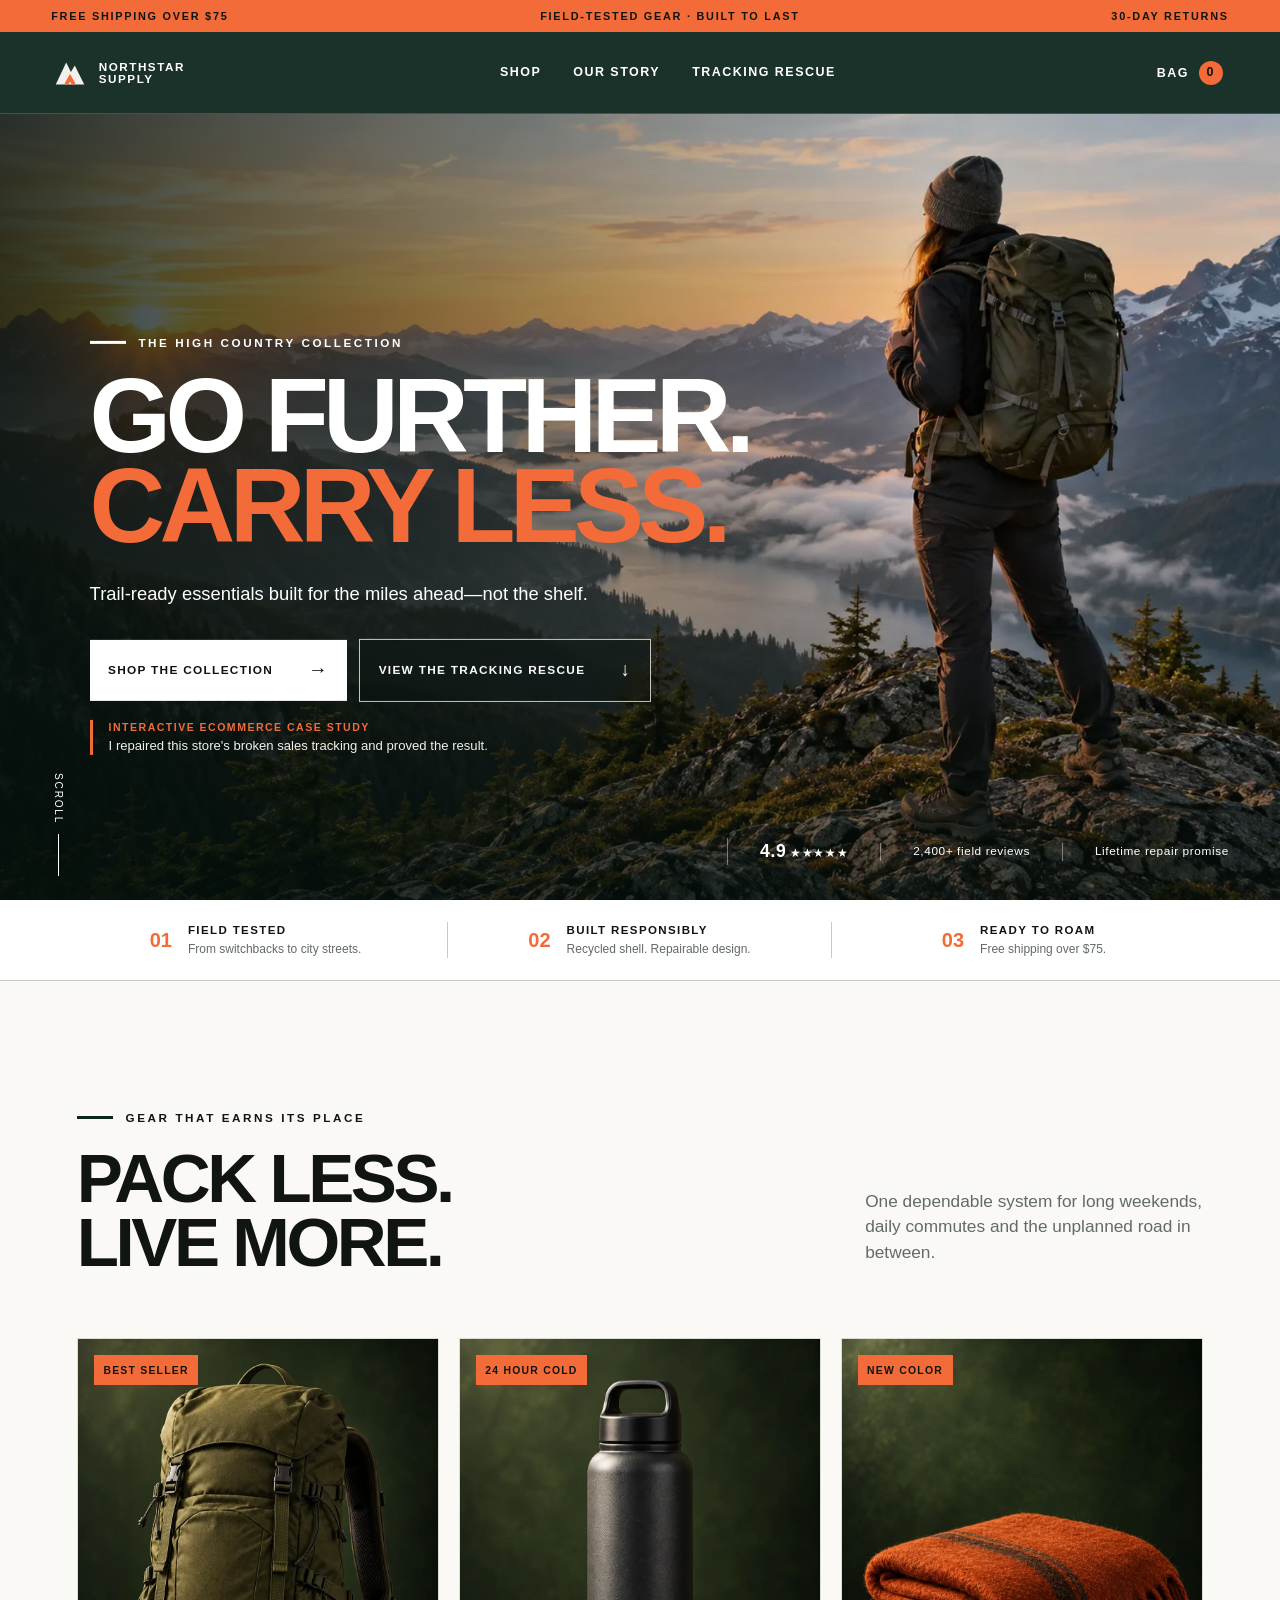
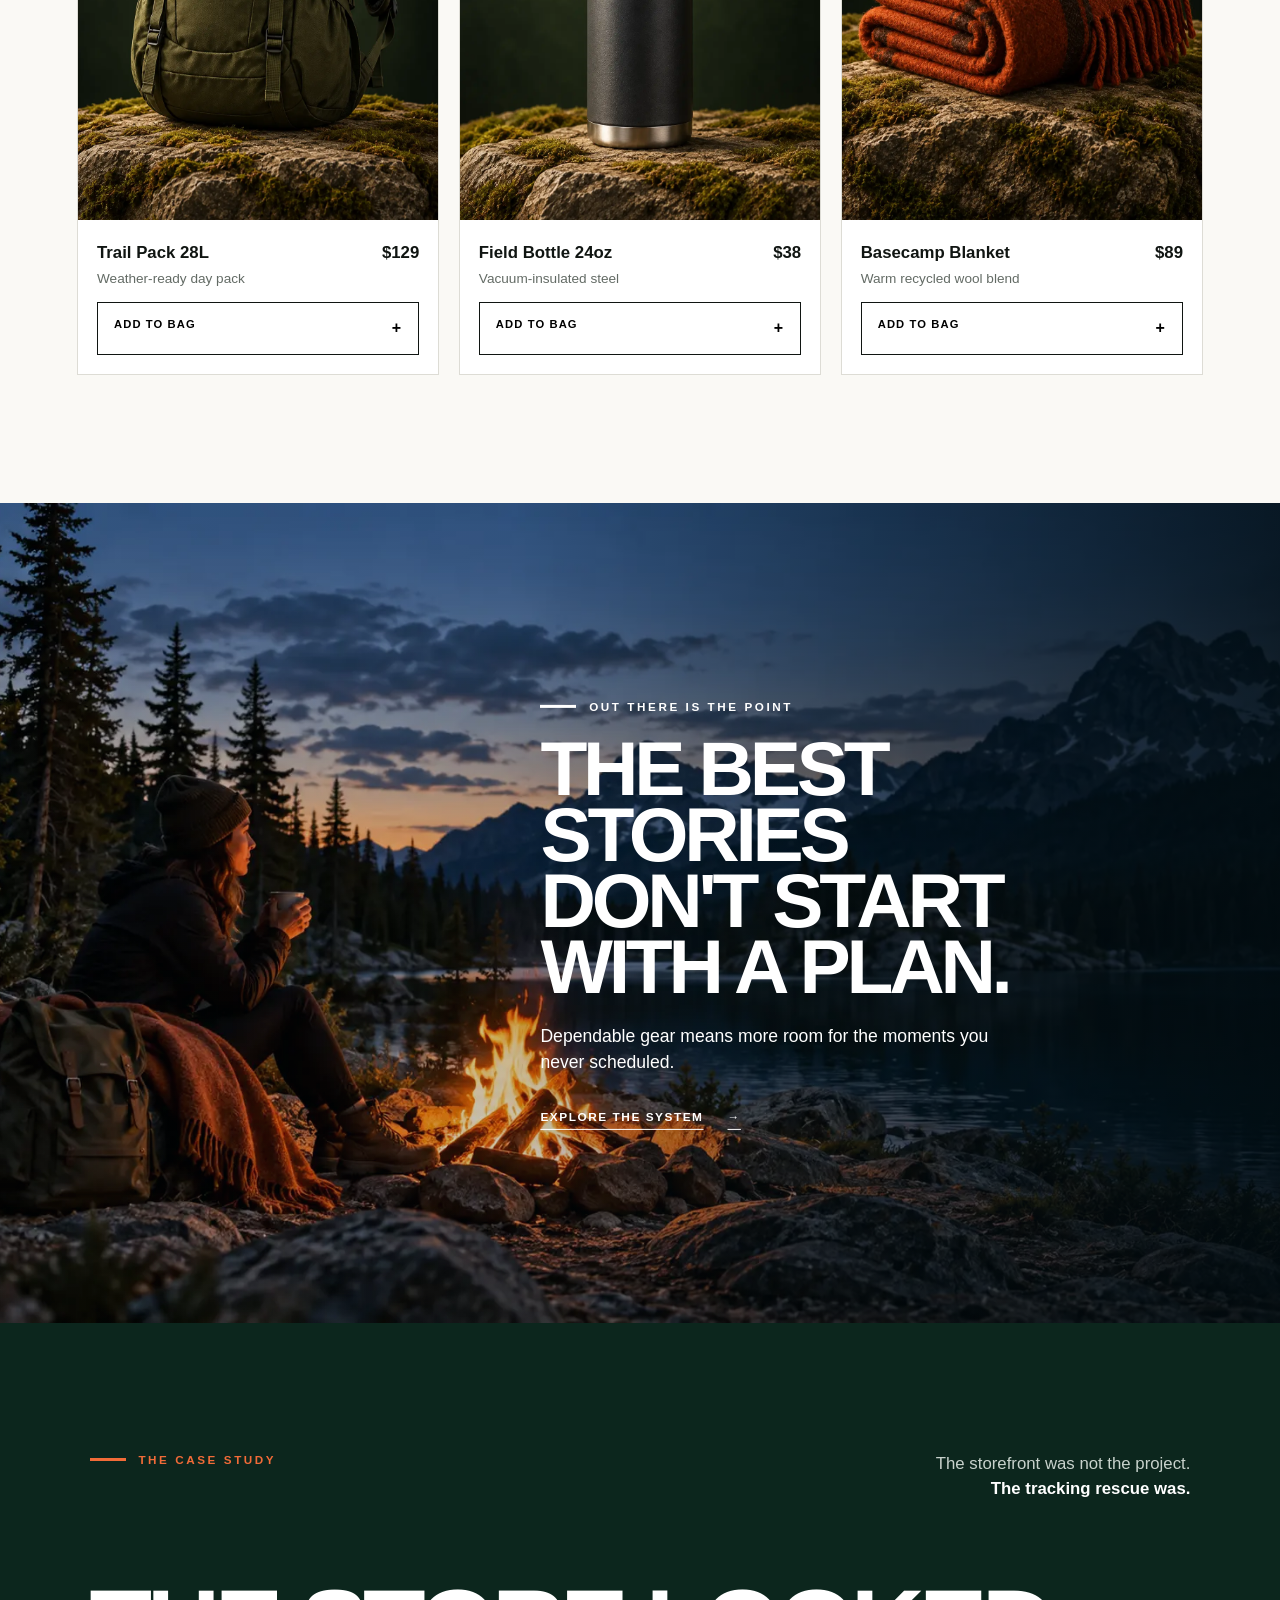
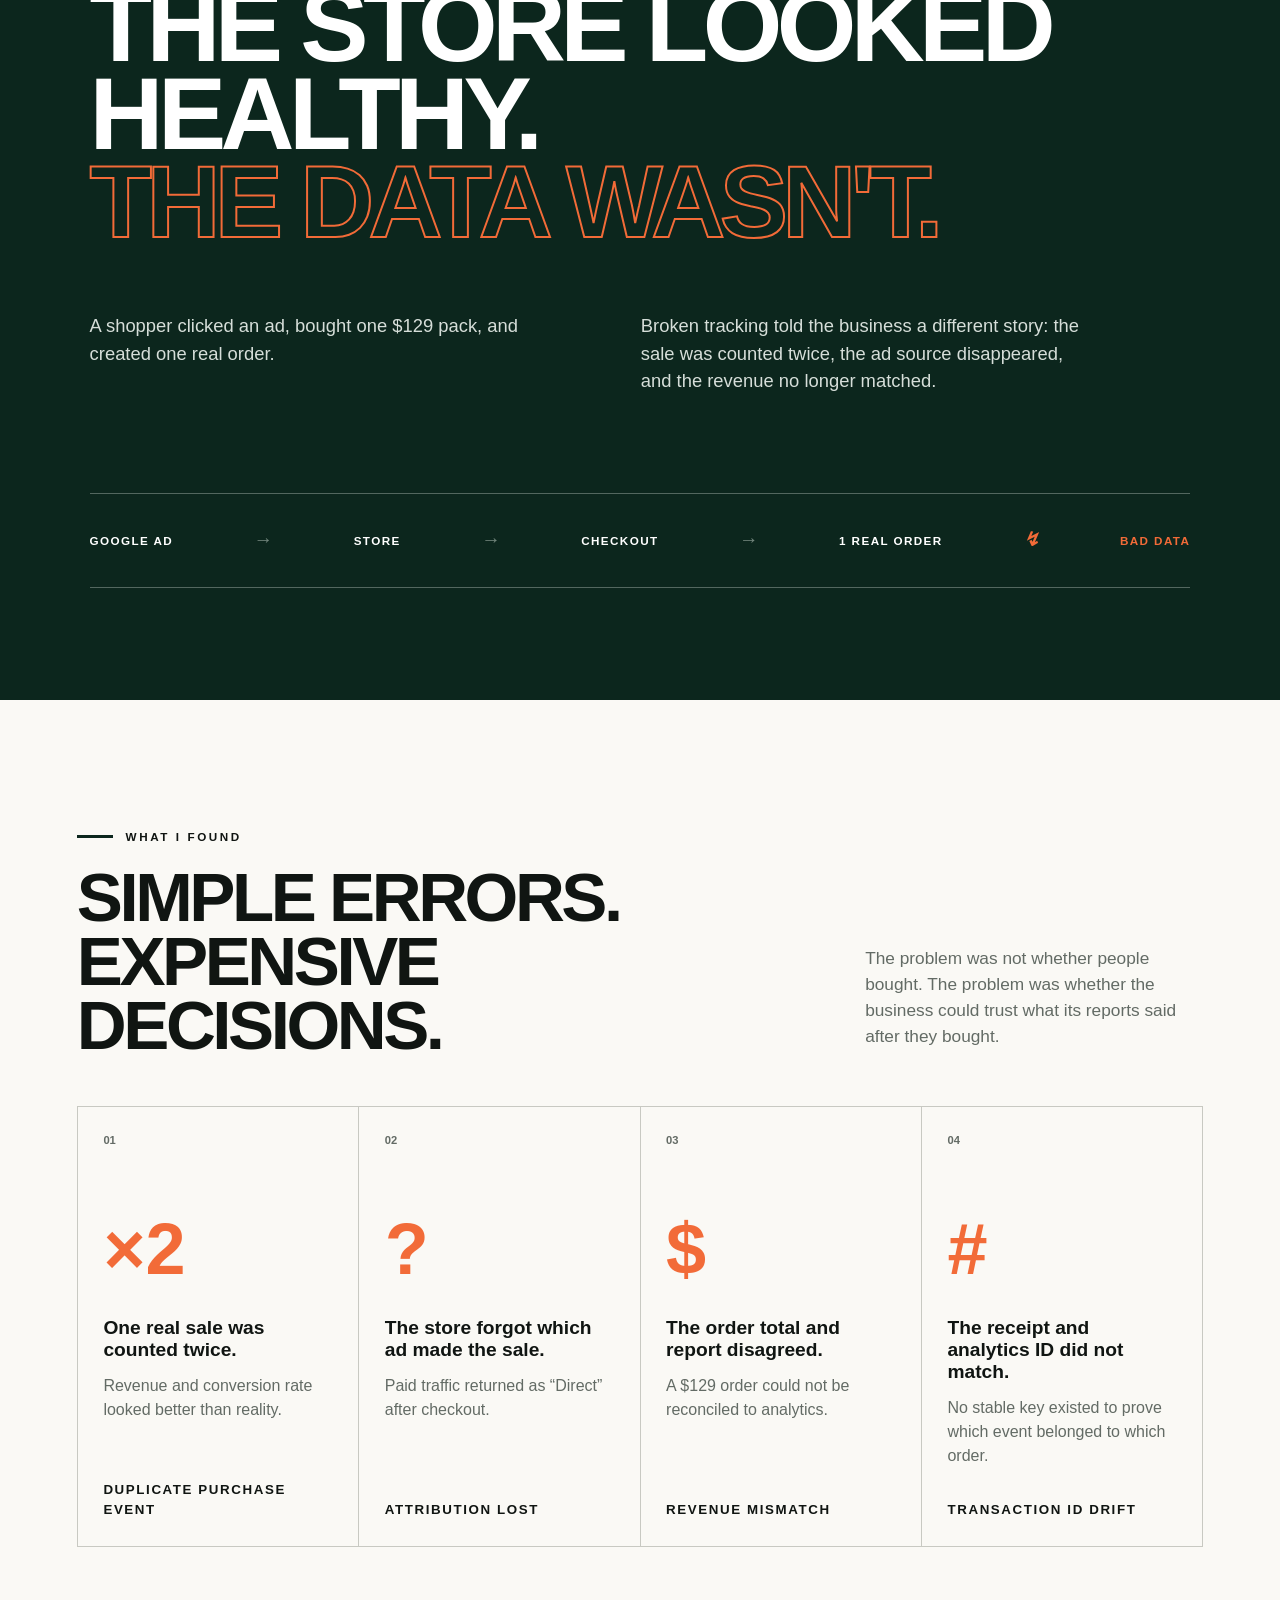
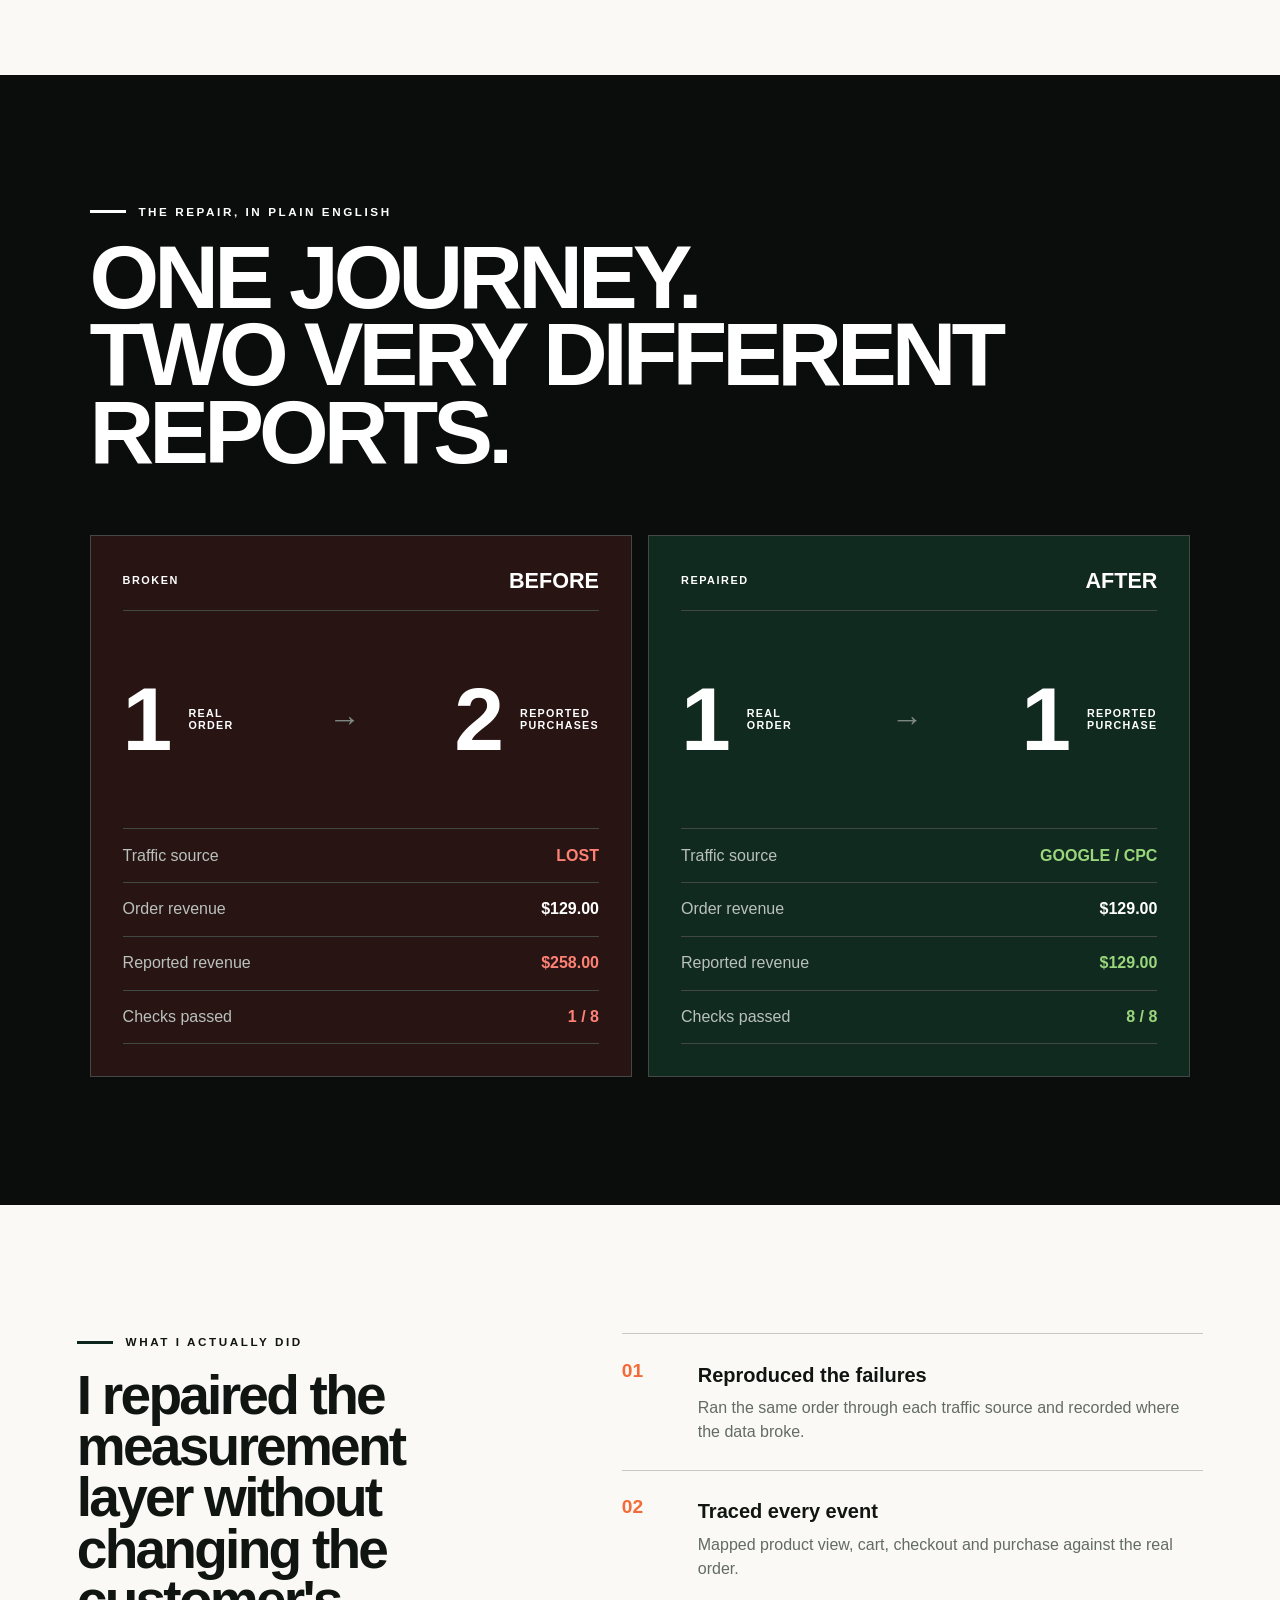
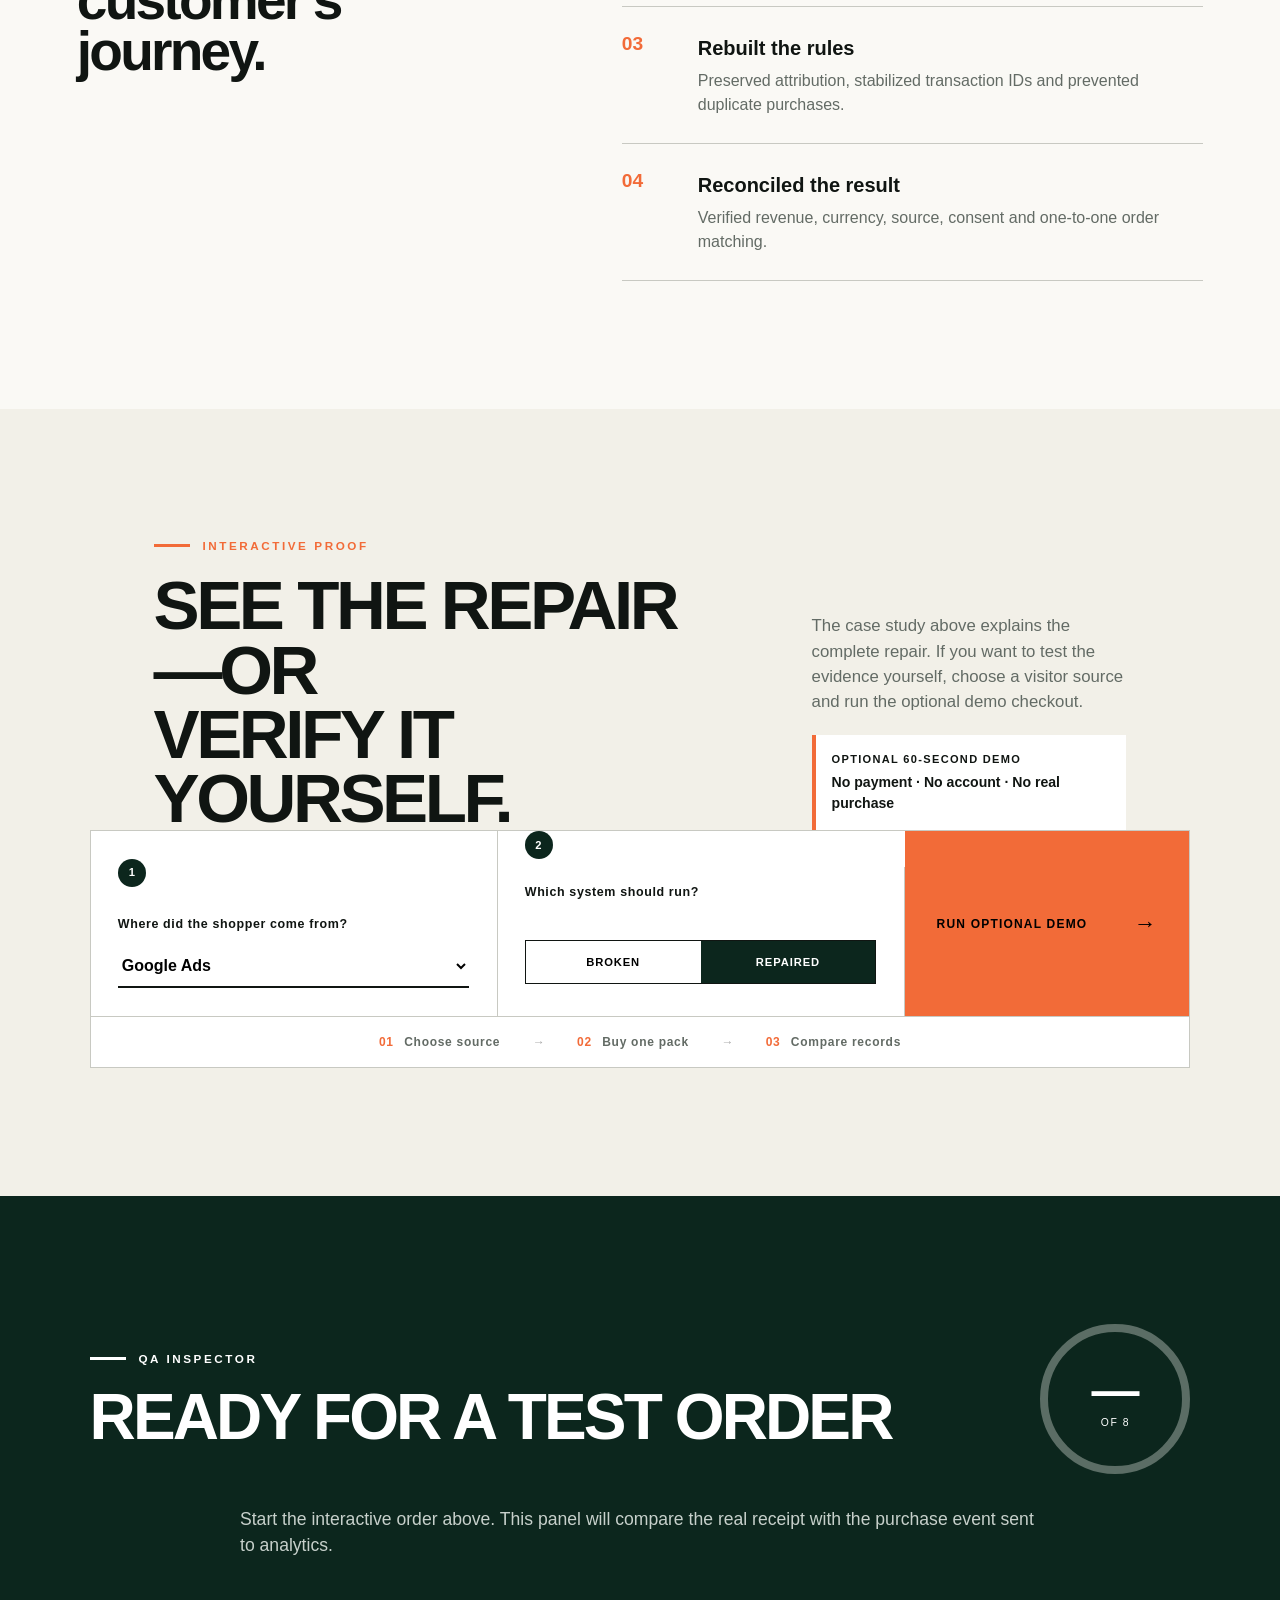
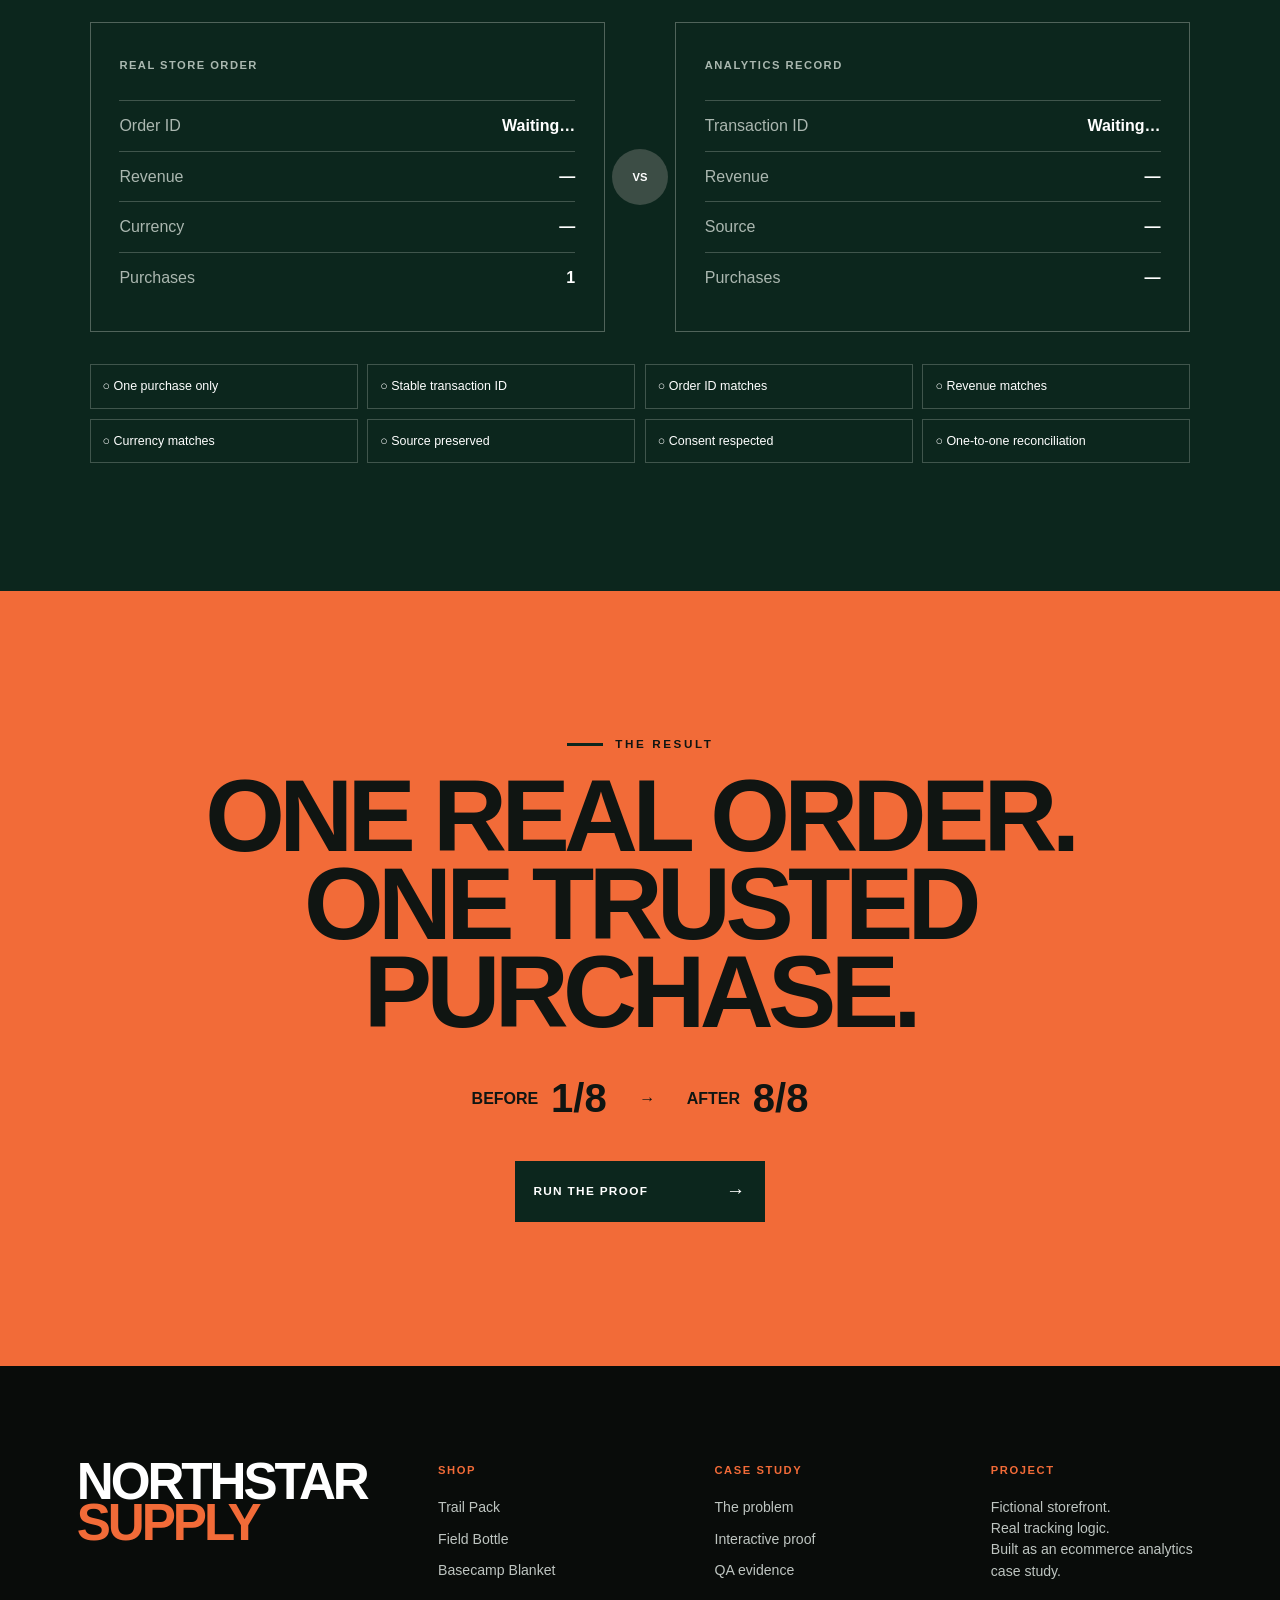
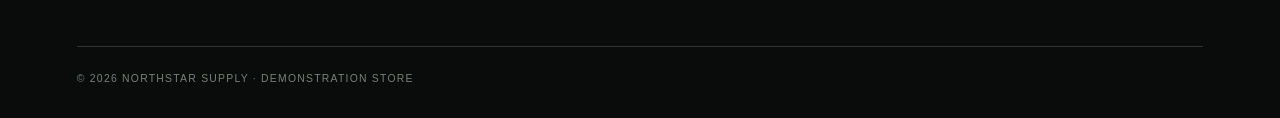
<file: index.html>
<!doctype html>
<html lang="en">
<head>
  <meta charset="utf-8">
  <meta name="viewport" content="width=device-width, initial-scale=1">
  <meta name="theme-color" content="#0c261d">
  <meta name="description" content="An interactive ecommerce tracking rescue case study: one real order, counted once, with the right revenue and source.">
  <title>Northstar Supply — Ecommerce Tracking Rescue</title>
  <link rel="icon" type="image/svg+xml" href="data:image/svg+xml,%3Csvg xmlns='http://www.w3.org/2000/svg' viewBox='0 0 64 64'%3E%3Crect width='64' height='64' rx='14' fill='%230c261d'/%3E%3Cpath d='M11 47 27 16l7 14 5-9 14 26H11Z' fill='%23f2f0e8'/%3E%3Cpath d='m26 48 6-10 6 10' fill='none' stroke='%23f26b38' stroke-width='5'/%3E%3C/svg%3E">
  <link rel="preload" as="image" href="assets/northstar-hero.webp">
  <link rel="stylesheet" href="styles.css">
  <script defer src="app.js"></script>
</head>
<body>
  <a class="skip-link" href="#main">Skip to content</a>

  <div class="announcement">
    <span>FREE SHIPPING OVER $75</span>
    <span class="announcement-center">FIELD-TESTED GEAR · BUILT TO LAST</span>
    <span>30-DAY RETURNS</span>
  </div>

  <header class="site-header">
    <a class="brand" href="#top" aria-label="Northstar Supply home">
      <svg viewBox="0 0 40 40" aria-hidden="true"><path d="M5 32 16 9l5 10 4-7 10 20H5Z"/><path class="brand-accent" d="m16 32 4-7 4 7"/></svg>
      <span>NORTHSTAR<br>SUPPLY</span>
    </a>
    <nav aria-label="Primary navigation">
      <a href="#collection">Shop</a>
      <a href="#story">Our story</a>
      <a href="#rescue">Tracking rescue</a>
    </nav>
    <button class="cart-button" id="cartButton" aria-label="Open cart" aria-controls="cartDrawer">
      BAG <span id="cartCount">0</span>
    </button>
  </header>

  <main id="main">
    <section class="hero" id="top" aria-labelledby="hero-title">
      <img src="assets/northstar-hero.webp" alt="Hiker with a technical backpack overlooking a mountain range at sunrise" fetchpriority="high">
      <div class="hero-shade"></div>
      <div class="hero-content">
        <p class="eyebrow light">THE HIGH COUNTRY COLLECTION</p>
        <h1 id="hero-title">GO FURTHER.<br><span>CARRY LESS.</span></h1>
        <p>Trail-ready essentials built for the miles ahead—not the shelf.</p>
        <div class="hero-actions">
          <a class="button button-light" href="#collection">SHOP THE COLLECTION <span aria-hidden="true">→</span></a>
          <a class="button button-outline" href="#rescue">VIEW THE TRACKING RESCUE <span aria-hidden="true">↓</span></a>
        </div>
        <p class="hero-case-note"><b>INTERACTIVE ECOMMERCE CASE STUDY</b><span>I repaired this store's broken sales tracking and proved the result.</span></p>
      </div>
      <div class="hero-proof" aria-label="Store benefits">
        <span><b>4.9</b> ★★★★★</span>
        <span>2,400+ field reviews</span>
        <span>Lifetime repair promise</span>
      </div>
      <div class="scroll-cue" aria-hidden="true">SCROLL <i></i></div>
    </section>

    <section class="benefit-strip" aria-label="Product benefits">
      <div><b>01</b><span><strong>FIELD TESTED</strong>From switchbacks to city streets.</span></div>
      <div><b>02</b><span><strong>BUILT RESPONSIBLY</strong>Recycled shell. Repairable design.</span></div>
      <div><b>03</b><span><strong>READY TO ROAM</strong>Free shipping over $75.</span></div>
    </section>

    <section class="collection section" id="collection">
      <div class="section-heading">
        <div>
          <p class="eyebrow">GEAR THAT EARNS ITS PLACE</p>
          <h2>Pack less.<br>Live more.</h2>
        </div>
        <p>One dependable system for long weekends, daily commutes and the unplanned road in between.</p>
      </div>
      <div class="product-grid">
        <article class="product-card">
          <div class="product-image">
            <img src="assets/trail-pack.webp" alt="Olive green Trail Pack backpack">
            <span class="product-badge">BEST SELLER</span>
          </div>
          <div class="product-info">
            <div><h3>Trail Pack 28L</h3><p>Weather-ready day pack</p></div>
            <strong>$129</strong>
          </div>
          <button class="add-button" data-product="Trail Pack 28L" data-price="129">ADD TO BAG <span>+</span></button>
        </article>
        <article class="product-card">
          <div class="product-image">
            <img src="assets/field-bottle.webp" alt="Charcoal Field Bottle">
            <span class="product-badge">24 HOUR COLD</span>
          </div>
          <div class="product-info">
            <div><h3>Field Bottle 24oz</h3><p>Vacuum-insulated steel</p></div>
            <strong>$38</strong>
          </div>
          <button class="add-button" data-product="Field Bottle 24oz" data-price="38">ADD TO BAG <span>+</span></button>
        </article>
        <article class="product-card">
          <div class="product-image">
            <img src="assets/basecamp-blanket.webp" alt="Burnt orange Basecamp Blanket">
            <span class="product-badge">NEW COLOR</span>
          </div>
          <div class="product-info">
            <div><h3>Basecamp Blanket</h3><p>Warm recycled wool blend</p></div>
            <strong>$89</strong>
          </div>
          <button class="add-button" data-product="Basecamp Blanket" data-price="89">ADD TO BAG <span>+</span></button>
        </article>
      </div>
    </section>

    <section class="campaign" id="story">
      <img src="assets/northstar-campfire.webp" alt="A quiet mountain campsite beside a lake at blue hour">
      <div class="campaign-shade"></div>
      <div class="campaign-copy">
        <p class="eyebrow light">OUT THERE IS THE POINT</p>
        <h2>THE BEST STORIES<br>DON'T START<br>WITH A PLAN.</h2>
        <p>Dependable gear means more room for the moments you never scheduled.</p>
        <a href="#collection" class="text-link">EXPLORE THE SYSTEM <span>→</span></a>
      </div>
    </section>

    <section class="story-twist" id="rescue">
      <div class="twist-top">
        <p class="eyebrow orange">THE CASE STUDY</p>
        <p class="twist-kicker">The storefront was not the project.<br><b>The tracking rescue was.</b></p>
      </div>
      <div class="twist-title">
        <h2>THE STORE LOOKED<br>HEALTHY.</h2>
        <h2 class="outline">THE DATA WASN'T.</h2>
      </div>
      <div class="twist-explain">
        <p>A shopper clicked an ad, bought one $129 pack, and created one real order.</p>
        <p>Broken tracking told the business a different story: the sale was counted twice, the ad source disappeared, and the revenue no longer matched.</p>
      </div>
      <div class="journey" aria-label="Customer journey">
        <span>GOOGLE AD</span><i>→</i><span>STORE</span><i>→</i><span>CHECKOUT</span><i>→</i><span>1 REAL ORDER</span><i class="journey-break">↯</i><span class="danger">BAD DATA</span>
      </div>
    </section>

    <section class="problems section">
      <div class="section-heading compact">
        <div><p class="eyebrow">WHAT I FOUND</p><h2>Simple errors.<br>Expensive decisions.</h2></div>
        <p>The problem was not whether people bought. The problem was whether the business could trust what its reports said after they bought.</p>
      </div>
      <div class="problem-grid">
        <article><span class="problem-number">01</span><div class="problem-icon">×2</div><h3>One real sale was counted twice.</h3><p>Revenue and conversion rate looked better than reality.</p><small>Duplicate purchase event</small></article>
        <article><span class="problem-number">02</span><div class="problem-icon">?</div><h3>The store forgot which ad made the sale.</h3><p>Paid traffic returned as “Direct” after checkout.</p><small>Attribution lost</small></article>
        <article><span class="problem-number">03</span><div class="problem-icon">$</div><h3>The order total and report disagreed.</h3><p>A $129 order could not be reconciled to analytics.</p><small>Revenue mismatch</small></article>
        <article><span class="problem-number">04</span><div class="problem-icon">#</div><h3>The receipt and analytics ID did not match.</h3><p>No stable key existed to prove which event belonged to which order.</p><small>Transaction ID drift</small></article>
      </div>
    </section>

    <section class="before-after">
      <div class="ba-heading">
        <p class="eyebrow light">THE REPAIR, IN PLAIN ENGLISH</p>
        <h2>ONE JOURNEY.<br>TWO VERY DIFFERENT REPORTS.</h2>
      </div>
      <div class="ba-grid">
        <article class="before-card">
          <header><span>BROKEN</span><b>BEFORE</b></header>
          <div class="big-equation"><strong>1</strong><span>REAL<br>ORDER</span><i>→</i><strong>2</strong><span>REPORTED<br>PURCHASES</span></div>
          <ul>
            <li><span>Traffic source</span><b class="bad">LOST</b></li>
            <li><span>Order revenue</span><b>$129.00</b></li>
            <li><span>Reported revenue</span><b class="bad">$258.00</b></li>
            <li><span>Checks passed</span><b class="bad">1 / 8</b></li>
          </ul>
        </article>
        <article class="after-card">
          <header><span>REPAIRED</span><b>AFTER</b></header>
          <div class="big-equation"><strong>1</strong><span>REAL<br>ORDER</span><i>→</i><strong>1</strong><span>REPORTED<br>PURCHASE</span></div>
          <ul>
            <li><span>Traffic source</span><b class="good">GOOGLE / CPC</b></li>
            <li><span>Order revenue</span><b>$129.00</b></li>
            <li><span>Reported revenue</span><b class="good">$129.00</b></li>
            <li><span>Checks passed</span><b class="good">8 / 8</b></li>
          </ul>
        </article>
      </div>
    </section>

    <section class="method section">
      <div class="method-intro">
        <p class="eyebrow">WHAT I ACTUALLY DID</p>
        <h2>I repaired the measurement layer without changing the customer's journey.</h2>
      </div>
      <ol class="method-list">
        <li><b>01</b><div><h3>Reproduced the failures</h3><p>Ran the same order through each traffic source and recorded where the data broke.</p></div></li>
        <li><b>02</b><div><h3>Traced every event</h3><p>Mapped product view, cart, checkout and purchase against the real order.</p></div></li>
        <li><b>03</b><div><h3>Rebuilt the rules</h3><p>Preserved attribution, stabilized transaction IDs and prevented duplicate purchases.</p></div></li>
        <li><b>04</b><div><h3>Reconciled the result</h3><p>Verified revenue, currency, source, consent and one-to-one order matching.</p></div></li>
      </ol>
    </section>

    <section class="demo-section" id="demo">
      <div class="demo-intro">
        <div>
          <p class="eyebrow orange">INTERACTIVE PROOF</p>
          <h2>See the repair—or<br>verify it yourself.</h2>
        </div>
        <div class="demo-explanation">
          <p>The case study above explains the complete repair. If you want to test the evidence yourself, choose a visitor source and run the optional demo checkout.</p>
          <p class="demo-safety"><b>OPTIONAL 60-SECOND DEMO</b><span>No payment · No account · No real purchase</span></p>
        </div>
      </div>
      <div class="demo-shell">
        <div class="demo-controls">
          <div class="control-block">
            <span class="control-step">1</span>
            <label for="sourceSelect">Where did the shopper come from?</label>
            <select id="sourceSelect">
              <option value="google">Google Ads</option>
              <option value="meta">Meta Ads</option>
              <option value="email">Email campaign</option>
              <option value="organic">Organic search</option>
              <option value="direct">Direct visit</option>
            </select>
          </div>
          <fieldset class="control-block">
            <legend><span class="control-step">2</span>Which system should run?</legend>
            <div class="mode-switch">
              <button type="button" data-mode="broken">BROKEN</button>
              <button type="button" data-mode="fixed" class="active">REPAIRED</button>
            </div>
          </fieldset>
          <button class="run-button" id="runDemo">RUN OPTIONAL DEMO <span>→</span></button>
        </div>
        <div class="demo-steps" aria-label="Test steps">
          <span><b>01</b> Choose source</span><i>→</i>
          <span><b>02</b> Buy one pack</span><i>→</i>
          <span><b>03</b> Compare records</span>
        </div>
      </div>
    </section>

    <section class="proof-section" id="proof" aria-live="polite">
      <div class="proof-header">
        <div><p class="eyebrow light">QA INSPECTOR</p><h2 id="proofHeadline">READY FOR A TEST ORDER</h2></div>
        <div class="score-ring" id="scoreRing"><strong>—</strong><span>OF 8</span></div>
      </div>
      <p class="proof-summary" id="proofSummary">Start the interactive order above. This panel will compare the real receipt with the purchase event sent to analytics.</p>
      <div class="receipt-grid">
        <article>
          <span>REAL STORE ORDER</span>
          <dl><div><dt>Order ID</dt><dd id="orderId">Waiting…</dd></div><div><dt>Revenue</dt><dd id="orderRevenue">—</dd></div><div><dt>Currency</dt><dd id="orderCurrency">—</dd></div><div><dt>Purchases</dt><dd>1</dd></div></dl>
        </article>
        <div class="reconcile-mark" id="reconcileMark">VS</div>
        <article>
          <span>ANALYTICS RECORD</span>
          <dl><div><dt>Transaction ID</dt><dd id="analyticsId">Waiting…</dd></div><div><dt>Revenue</dt><dd id="analyticsRevenue">—</dd></div><div><dt>Source</dt><dd id="analyticsSource">—</dd></div><div><dt>Purchases</dt><dd id="analyticsPurchases">—</dd></div></dl>
        </article>
      </div>
      <div class="check-grid" id="checkGrid">
        <span>○ One purchase only</span><span>○ Stable transaction ID</span><span>○ Order ID matches</span><span>○ Revenue matches</span><span>○ Currency matches</span><span>○ Source preserved</span><span>○ Consent respected</span><span>○ One-to-one reconciliation</span>
      </div>
    </section>

    <section class="final-cta">
      <p class="eyebrow">THE RESULT</p>
      <h2>ONE REAL ORDER.<br>ONE TRUSTED PURCHASE.</h2>
      <div class="result-line"><span>BEFORE <b>1/8</b></span><i>→</i><span>AFTER <b>8/8</b></span></div>
      <a href="#demo" class="button button-dark">RUN THE PROOF <span>→</span></a>
    </section>
  </main>

  <footer>
    <div class="footer-brand">NORTHSTAR<br><span>SUPPLY</span></div>
    <div><b>SHOP</b><a href="#collection">Trail Pack</a><a href="#collection">Field Bottle</a><a href="#collection">Basecamp Blanket</a></div>
    <div><b>CASE STUDY</b><a href="#rescue">The problem</a><a href="#demo">Interactive proof</a><a href="#proof">QA evidence</a></div>
    <div><b>PROJECT</b><p>Fictional storefront.<br>Real tracking logic.<br>Built as an ecommerce analytics case study.</p></div>
    <small>© 2026 NORTHSTAR SUPPLY · DEMONSTRATION STORE</small>
  </footer>

  <div class="drawer-backdrop" id="drawerBackdrop" hidden></div>
  <aside class="cart-drawer" id="cartDrawer" aria-labelledby="cartTitle" aria-hidden="true">
    <header><h2 id="cartTitle">YOUR BAG</h2><button id="closeCart" aria-label="Close cart">×</button></header>
    <div class="cart-empty" id="cartEmpty"><b>Your bag is ready for the trail.</b><p>Add one of the field-tested essentials to get started.</p></div>
    <div id="cartItems"></div>
    <div class="cart-footer" id="cartFooter" hidden>
      <div><span>Subtotal</span><strong id="cartSubtotal">$0</strong></div>
      <p>Shipping calculated at checkout.</p>
      <button id="checkoutButton">CHECKOUT <span>→</span></button>
    </div>
  </aside>

  <dialog class="checkout-dialog" id="checkoutDialog">
    <button class="dialog-close" id="closeCheckout" aria-label="Close checkout">×</button>
    <div class="checkout-layout">
      <div>
        <p class="eyebrow">NORTHSTAR SECURE CHECKOUT</p>
        <h2>Almost out there.</h2>
        <form id="checkoutForm">
          <label>Email<input type="email" value="demo@northstar.test" required></label>
          <div class="field-row"><label>First name<input value="Alex" required></label><label>Last name<input value="Morgan" required></label></div>
          <label>Address<input value="88 Summit Way" required></label>
          <div class="field-row"><label>City<input value="Portland" required></label><label>ZIP code<input value="97205" required></label></div>
          <button type="submit">PLACE TEST ORDER <span>→</span></button>
          <small>This is a demonstration. No payment or personal information is collected.</small>
        </form>
      </div>
      <aside>
        <span>ORDER SUMMARY</span>
        <div class="checkout-product"><div class="mini-pack"></div><p><b>Trail Pack 28L</b><small>Olive · 1</small></p><strong>$129</strong></div>
        <dl><div><dt>Subtotal</dt><dd>$129</dd></div><div><dt>Shipping</dt><dd>Free</dd></div><div class="total"><dt>Total</dt><dd>$129 USD</dd></div></dl>
        <p class="checkout-source">Visitor source: <b id="checkoutSource">Google Ads</b></p>
      </aside>
    </div>
  </dialog>

  <div class="toast" id="toast" role="status" aria-live="polite"></div>
</body>
</html>
</file>
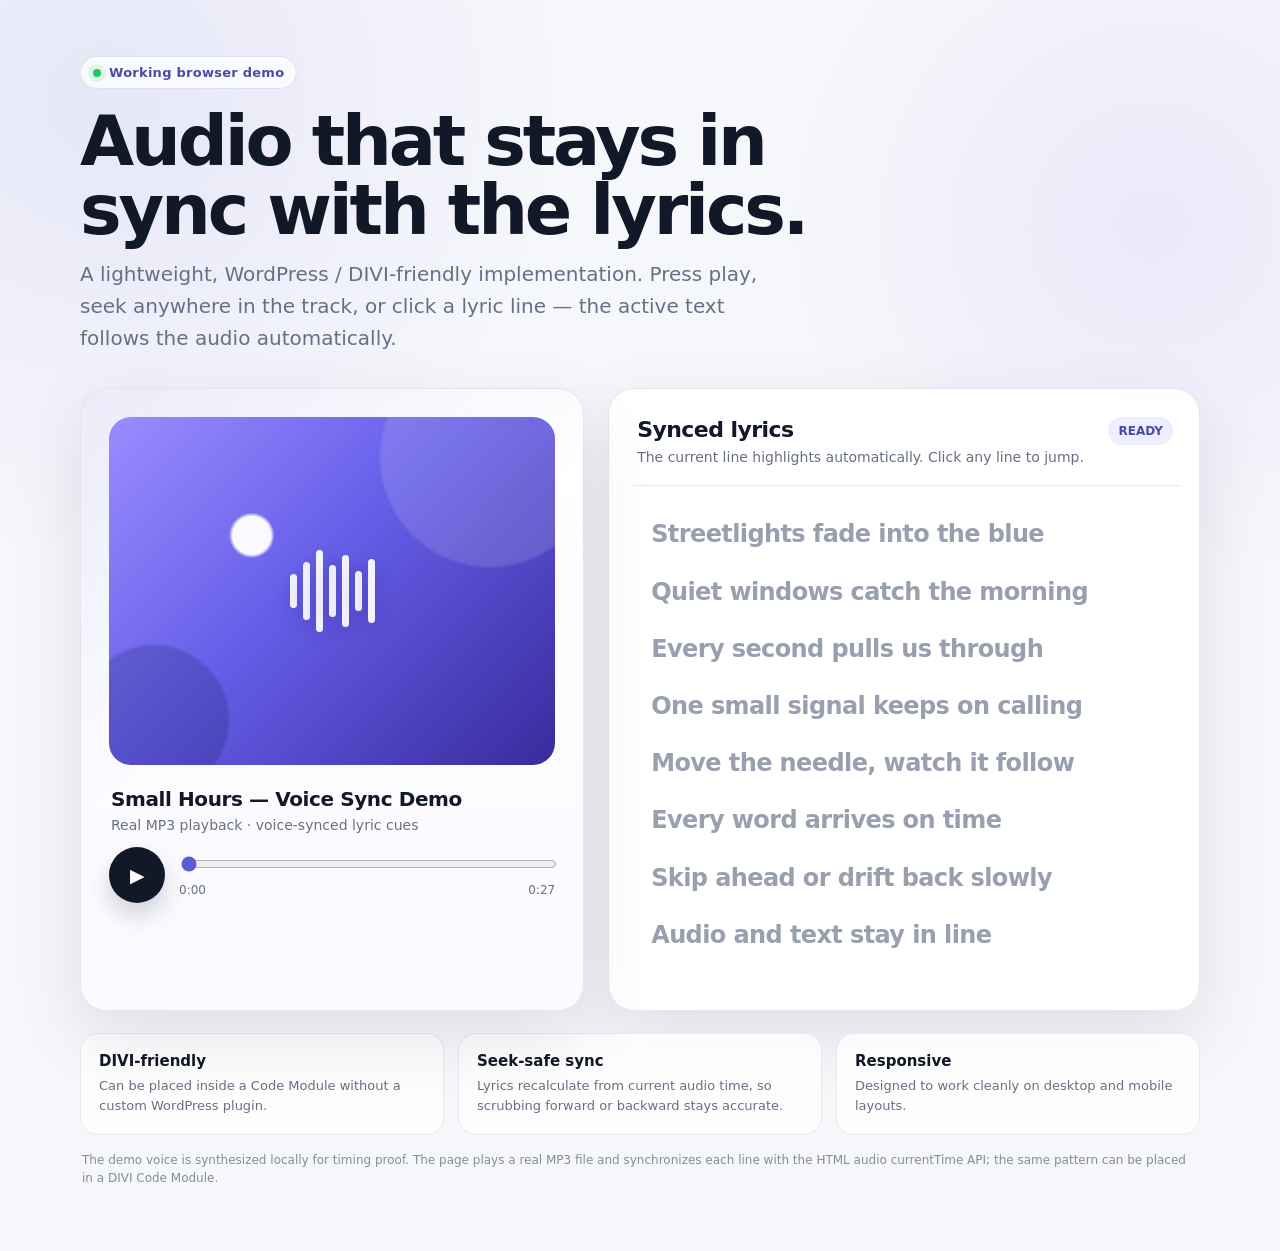
<file: lyrics-sync-demo/index.html>
<!doctype html>
<html lang="en">
<head>
  <meta charset="utf-8" />
  <meta name="viewport" content="width=device-width, initial-scale=1" />
  <title>DIVI Audio + Synced Lyrics Demo</title>
  <meta name="description" content="A lightweight WordPress / DIVI compatible audio player with synchronized lyrics highlighting." />
  <style>
    :root {
      --bg: #f6f7fb;
      --card: #ffffff;
      --ink: #111827;
      --muted: #667085;
      --line: #e7e9ee;
      --accent: #5b5bd6;
      --accent-soft: #eeeeff;
      --accent-2: #7c3aed;
      --shadow: 0 24px 70px rgba(17, 24, 39, .10);
      --radius: 26px;
    }

    * { box-sizing: border-box; }
    html { scroll-behavior: smooth; }
    body {
      margin: 0;
      min-height: 100vh;
      font-family: Inter, ui-sans-serif, system-ui, -apple-system, BlinkMacSystemFont, "Segoe UI", sans-serif;
      color: var(--ink);
      background:
        radial-gradient(circle at 8% 8%, rgba(91, 91, 214, .10), transparent 28%),
        radial-gradient(circle at 90% 18%, rgba(124, 58, 237, .08), transparent 24%),
        var(--bg);
    }

    .shell {
      width: min(1120px, calc(100% - 32px));
      margin: 0 auto;
      padding: 56px 0 64px;
    }

    .eyebrow {
      display: inline-flex;
      align-items: center;
      gap: 8px;
      padding: 8px 12px;
      border: 1px solid #dddff4;
      border-radius: 999px;
      background: rgba(255,255,255,.76);
      color: #4b4ba3;
      font-size: 13px;
      font-weight: 700;
      letter-spacing: .02em;
      backdrop-filter: blur(8px);
    }

    .dot {
      width: 8px;
      height: 8px;
      border-radius: 50%;
      background: #22c55e;
      box-shadow: 0 0 0 5px rgba(34,197,94,.12);
    }

    h1 {
      max-width: 780px;
      margin: 18px 0 14px;
      font-size: clamp(38px, 6vw, 70px);
      line-height: .98;
      letter-spacing: -.045em;
    }

    .intro {
      max-width: 720px;
      margin: 0 0 34px;
      color: var(--muted);
      font-size: clamp(17px, 2vw, 20px);
      line-height: 1.6;
    }

    .demo-grid {
      display: grid;
      grid-template-columns: .92fr 1.08fr;
      gap: 24px;
      align-items: stretch;
    }

    .card {
      background: rgba(255,255,255,.94);
      border: 1px solid rgba(226,228,235,.9);
      border-radius: var(--radius);
      box-shadow: var(--shadow);
    }

    .player-card {
      position: relative;
      overflow: hidden;
      padding: 28px;
      background:
        linear-gradient(145deg, rgba(91,91,214,.12), transparent 44%),
        linear-gradient(180deg, #ffffff, #fafaff);
    }

    .album {
      aspect-ratio: 1 / .78;
      border-radius: 22px;
      background:
        radial-gradient(circle at 32% 34%, rgba(255,255,255,.96) 0 5%, transparent 6%),
        linear-gradient(135deg, #9a8cff 0%, #655ee8 45%, #392b9d 100%);
      display: grid;
      place-items: center;
      overflow: hidden;
      position: relative;
      isolation: isolate;
    }

    .album::before,
    .album::after {
      content: "";
      position: absolute;
      border-radius: 50%;
      filter: blur(1px);
      opacity: .78;
      z-index: -1;
    }
    .album::before {
      width: 220px;
      height: 220px;
      background: rgba(255,255,255,.17);
      top: -70px;
      right: -45px;
    }
    .album::after {
      width: 150px;
      height: 150px;
      background: rgba(8,13,55,.22);
      bottom: -30px;
      left: -30px;
    }

    .wave {
      display: flex;
      align-items: center;
      gap: 6px;
      height: 92px;
    }

    .wave span {
      width: 7px;
      border-radius: 999px;
      background: rgba(255,255,255,.92);
      animation: bounce 1.15s ease-in-out infinite;
      animation-play-state: paused;
      box-shadow: 0 5px 18px rgba(25, 18, 92, .18);
    }
    .is-playing .wave span { animation-play-state: running; }
    .wave span:nth-child(1){height:34px;animation-delay:-.4s}
    .wave span:nth-child(2){height:58px;animation-delay:-.8s}
    .wave span:nth-child(3){height:82px;animation-delay:-.2s}
    .wave span:nth-child(4){height:52px;animation-delay:-.65s}
    .wave span:nth-child(5){height:72px;animation-delay:-.1s}
    .wave span:nth-child(6){height:40px;animation-delay:-.55s}
    .wave span:nth-child(7){height:64px;animation-delay:-.3s}
    @keyframes bounce { 0%,100%{transform:scaleY(.55)} 50%{transform:scaleY(1)} }

    .track-meta { padding: 22px 2px 14px; }
    .track-meta strong { display:block; font-size: 20px; letter-spacing:-.02em; }
    .track-meta span { display:block; margin-top: 6px; color: var(--muted); font-size: 14px; }

    .controls {
      display: grid;
      grid-template-columns: 56px 1fr;
      gap: 14px;
      align-items: center;
    }

    .play {
      width: 56px;
      height: 56px;
      border: 0;
      border-radius: 50%;
      background: var(--ink);
      color: white;
      font-size: 19px;
      cursor: pointer;
      transition: transform .18s ease, background .18s ease;
      box-shadow: 0 12px 24px rgba(17,24,39,.18);
    }
    .play:hover { transform: translateY(-1px) scale(1.02); background: #242d3d; }
    .play:focus-visible { outline: 3px solid rgba(91,91,214,.3); outline-offset: 3px; }

    .timeline { min-width: 0; }
    .time-row { display:flex; justify-content:space-between; color:var(--muted); font-size:12px; margin-top:7px; }
    input[type="range"] {
      width: 100%;
      accent-color: var(--accent);
      cursor: pointer;
    }

    .lyrics-card {
      padding: 24px 18px 18px 24px;
      min-height: 520px;
      display: flex;
      flex-direction: column;
    }

    .lyrics-head {
      display:flex;
      justify-content:space-between;
      align-items:flex-start;
      gap:20px;
      padding: 4px 8px 18px 4px;
      border-bottom: 1px solid var(--line);
    }
    .lyrics-head h2 { margin:0; font-size:22px; letter-spacing:-.025em; }
    .lyrics-head p { margin:5px 0 0; color:var(--muted); font-size:14px; line-height:1.45; }
    .status {
      flex: 0 0 auto;
      color:#4b4ba3;
      background:var(--accent-soft);
      border-radius:999px;
      padding:7px 10px;
      font-size:12px;
      font-weight:800;
    }

    .lyrics {
      position: relative;
      flex:1;
      overflow:auto;
      padding: 20px 10px 28px 4px;
      scroll-behavior:smooth;
      scrollbar-width: thin;
    }

    .lyric {
      width: 100%;
      border:0;
      background:transparent;
      text-align:left;
      padding: 13px 14px;
      border-radius: 14px;
      color:#98a0af;
      font: inherit;
      font-size: clamp(18px, 2vw, 24px);
      font-weight:650;
      letter-spacing:-.025em;
      line-height:1.3;
      cursor:pointer;
      transition: .22s ease;
    }
    .lyric:hover { color:#5b6474; background:#f7f7fb; }
    .lyric.active {
      color:var(--ink);
      background:linear-gradient(90deg, var(--accent-soft), rgba(238,238,255,.16));
      transform: translateX(5px);
    }
    .lyric.active::before {
      content:"";
      display:inline-block;
      width:7px;
      height:7px;
      margin-right:10px;
      border-radius:50%;
      background:var(--accent);
      vertical-align:middle;
      box-shadow: 0 0 0 5px rgba(91,91,214,.09);
    }

    .proof {
      display:grid;
      grid-template-columns: repeat(3, 1fr);
      gap: 14px;
      margin-top: 22px;
    }
    .proof-item {
      padding: 18px;
      border: 1px solid var(--line);
      border-radius: 18px;
      background: rgba(255,255,255,.8);
    }
    .proof-item strong { display:block; margin-bottom:5px; font-size:15px; }
    .proof-item span { color:var(--muted); font-size:13px; line-height:1.5; }

    .footnote {
      margin: 16px 2px 0;
      color: #858c99;
      font-size: 12px;
      line-height:1.5;
    }

    @media (max-width: 820px) {
      .shell { padding-top: 34px; }
      .demo-grid { grid-template-columns: 1fr; }
      .lyrics-card { min-height: 470px; }
      .proof { grid-template-columns: 1fr; }
      h1 { font-size: clamp(40px, 12vw, 64px); }
    }
  </style>
</head>
<body>
  <main class="shell">
    <div class="eyebrow"><span class="dot"></span> Working browser demo</div>
    <h1>Audio that stays in sync with the lyrics.</h1>
    <p class="intro">A lightweight, WordPress / DIVI-friendly implementation. Press play, seek anywhere in the track, or click a lyric line — the active text follows the audio automatically.</p>

    <section class="demo-grid" aria-label="Audio and synchronized lyrics demo">
      <article class="card player-card" id="playerCard">
        <div class="album" aria-hidden="true">
          <div class="wave">
            <span></span><span></span><span></span><span></span><span></span><span></span><span></span>
          </div>
        </div>
        <div class="track-meta">
          <strong>Small Hours — Voice Sync Demo</strong>
          <span>Real MP3 playback · voice-synced lyric cues</span>
        </div>
        <div class="controls">
          <button class="play" id="playButton" aria-label="Play demo">▶</button>
          <div class="timeline">
            <input id="seek" type="range" min="0" max="32" step="0.01" value="0" aria-label="Audio position" />
            <div class="time-row"><span id="currentTime">0:00</span><span id="duration">0:32</span></div>
          </div>
        </div>
        <audio id="audio" preload="auto"></audio>
      </article>

      <article class="card lyrics-card">
        <div class="lyrics-head">
          <div>
            <h2>Synced lyrics</h2>
            <p>The current line highlights automatically. Click any line to jump.</p>
          </div>
          <div class="status" id="status">READY</div>
        </div>
        <div class="lyrics" id="lyrics" aria-live="polite"></div>
      </article>
    </section>

    <section class="proof" aria-label="Implementation notes">
      <div class="proof-item"><strong>DIVI-friendly</strong><span>Can be placed inside a Code Module without a custom WordPress plugin.</span></div>
      <div class="proof-item"><strong>Seek-safe sync</strong><span>Lyrics recalculate from current audio time, so scrubbing forward or backward stays accurate.</span></div>
      <div class="proof-item"><strong>Responsive</strong><span>Designed to work cleanly on desktop and mobile layouts.</span></div>
    </section>
    <p class="footnote">The demo voice is synthesized locally for timing proof. The page plays a real MP3 file and synchronizes each line with the HTML audio currentTime API; the same pattern can be placed in a DIVI Code Module.</p>
  </main>

  <script>
    const cueData = [
      [0.800,  "Streetlights fade into the blue"],
      [4.109,  "Quiet windows catch the morning"],
      [7.468,  "Every second pulls us through"],
      [10.722, "One small signal keeps on calling"],
      [14.506, "Move the needle, watch it follow"],
      [18.216, "Every word arrives on time"],
      [21.445, "Skip ahead or drift back slowly"],
      [24.999, "Audio and text stay in line"]
    ];

    const audio = document.getElementById('audio');
    const playButton = document.getElementById('playButton');
    const seek = document.getElementById('seek');
    const lyricsRoot = document.getElementById('lyrics');
    const currentTimeEl = document.getElementById('currentTime');
    const durationEl = document.getElementById('duration');
    const statusEl = document.getElementById('status');
    const playerCard = document.getElementById('playerCard');

    audio.src = 'demo-track.mp3';

    cueData.forEach(([time, text], index) => {
      const button = document.createElement('button');
      button.className = 'lyric';
      button.type = 'button';
      button.dataset.index = index;
      button.dataset.time = time;
      button.textContent = text;
      button.addEventListener('click', async () => {
        audio.currentTime = Number(time);
        updateSync(true);
        if (audio.paused) {
          try { await audio.play(); } catch (_) {}
        }
      });
      lyricsRoot.appendChild(button);
    });

    const lyricButtons = [...document.querySelectorAll('.lyric')];
    let lastActive = -1;

    function formatTime(value) {
      const sec = Math.max(0, Math.floor(Number.isFinite(value) ? value : 0));
      return `${Math.floor(sec / 60)}:${String(sec % 60).padStart(2, '0')}`;
    }

    function activeIndexAt(time) {
      let active = -1;
      for (let i = 0; i < cueData.length; i++) {
        if (time >= cueData[i][0]) active = i; else break;
      }
      return active;
    }

    function updateSync(forceScroll = false) {
      const t = audio.currentTime || 0;
      const active = activeIndexAt(t);
      seek.value = String(t);
      currentTimeEl.textContent = formatTime(t);

      if (active !== lastActive) {
        lyricButtons.forEach((el, i) => el.classList.toggle('active', i === active));
        const target = lyricButtons[active];
        if (target && (forceScroll || !audio.paused)) {
          target.scrollIntoView({ behavior: 'smooth', block: 'center' });
        }
        lastActive = active;
      }
    }

    playButton.addEventListener('click', async () => {
      if (audio.paused) {
        try { await audio.play(); } catch (err) { console.error(err); }
      } else {
        audio.pause();
      }
    });

    seek.addEventListener('input', () => {
      audio.currentTime = Number(seek.value);
      updateSync(true);
    });

    audio.addEventListener('loadedmetadata', () => {
      seek.max = String(audio.duration || 32);
      durationEl.textContent = formatTime(audio.duration || 32);
      updateSync(true);
    });
    audio.addEventListener('timeupdate', () => updateSync(false));
    audio.addEventListener('play', () => {
      playButton.textContent = '❚❚';
      playButton.setAttribute('aria-label', 'Pause demo');
      statusEl.textContent = 'PLAYING';
      playerCard.classList.add('is-playing');
    });
    audio.addEventListener('pause', () => {
      playButton.textContent = '▶';
      playButton.setAttribute('aria-label', 'Play demo');
      statusEl.textContent = audio.ended ? 'DONE' : 'PAUSED';
      playerCard.classList.remove('is-playing');
    });
    audio.addEventListener('ended', () => {
      audio.currentTime = 0;
      statusEl.textContent = 'DONE';
      updateSync(true);
    });

    updateSync(true);
  </script>
</body>
</html>
</file>
<file: styles.css>
:root {
  --ink:#101512;
  --forest:#0c261d;
  --forest-2:#14382a;
  --orange:#f26b38;
  --cream:#f2f0e8;
  --paper:#faf9f5;
  --line:#c8c9c2;
  --muted:#636b65;
  --red:#d84d3f;
  --green:#9ad67c;
  --max:1440px;
  --display:"Arial Black","Helvetica Neue",Helvetica,Arial,sans-serif;
  --sans:"Helvetica Neue",Helvetica,Arial,sans-serif;
}
*{box-sizing:border-box}
html{scroll-behavior:smooth}
body{margin:0;background:var(--paper);color:var(--ink);font-family:var(--sans);font-size:16px;line-height:1.5}
body.locked{overflow:hidden}
button,select,input{font:inherit}
button,a{touch-action:manipulation}
a{color:inherit}
img{display:block;max-width:100%}
.skip-link{position:fixed;left:1rem;top:-5rem;z-index:200;background:#fff;padding:.75rem 1rem}.skip-link:focus{top:1rem}
.announcement{height:32px;background:var(--orange);display:flex;align-items:center;justify-content:space-between;padding:0 4vw;font:800 .68rem/1 var(--sans);letter-spacing:.16em}
.site-header{height:82px;background:rgba(12,38,29,.94);color:#fff;display:flex;align-items:center;justify-content:space-between;padding:0 4vw;position:relative;top:auto;width:100%;z-index:20;border-bottom:1px solid rgba(255,255,255,.17)}
.brand{display:flex;gap:.6rem;align-items:center;text-decoration:none;font:900 .73rem/1 var(--sans);letter-spacing:.13em}
.brand svg{width:38px;height:38px;fill:#f2f0e8}.brand .brand-accent{fill:none;stroke:var(--orange);stroke-width:4}
.site-header nav{display:flex;gap:2rem}.site-header nav a{text-decoration:none;text-transform:uppercase;font-weight:800;font-size:.78rem;letter-spacing:.12em}
.site-header nav a:hover{color:var(--orange)}
.cart-button{border:0;background:transparent;color:#fff;font-weight:900;font-size:.78rem;letter-spacing:.12em;cursor:pointer}
.cart-button span{display:inline-grid;place-items:center;margin-left:.3rem;background:var(--orange);color:#111;border-radius:50%;width:24px;height:24px}
.hero{height:min(920px,calc(100vh - 114px));min-height:636px;position:relative;color:#fff;overflow:hidden}
.hero>img{width:100%;height:100%;object-fit:cover;object-position:center top}
.hero-shade{position:absolute;inset:0;background:linear-gradient(90deg,rgba(4,16,12,.82) 0%,rgba(4,16,12,.38) 43%,rgba(4,16,12,.06) 70%),linear-gradient(0deg,rgba(4,16,12,.68),transparent 35%)}
.hero-content{position:absolute;left:7vw;top:51%;transform:translateY(-43%);max-width:750px}
.eyebrow{margin:0 0 1.2rem;font-weight:900;font-size:.73rem;letter-spacing:.22em;text-transform:uppercase;display:flex;align-items:center;gap:.8rem}
.eyebrow:before{content:"";width:36px;height:3px;background:var(--forest)}
.eyebrow.light:before{background:#fff}.eyebrow.orange{color:var(--orange)}.eyebrow.orange:before{background:var(--orange)}
.hero h1,.campaign h2,.twist-title h2,.ba-heading h2,.final-cta h2{font-family:var(--display);font-weight:900;letter-spacing:-.055em;line-height:.86;text-transform:uppercase}
.hero h1{font-size:clamp(4.8rem,8.2vw,9.2rem);margin:.4rem 0 1.8rem}.hero h1 span{color:var(--orange)}
.hero-content>p:not(.eyebrow){font-size:1.15rem;max-width:500px;margin-bottom:2rem}
.hero-actions{display:flex;flex-wrap:wrap;gap:.75rem;align-items:center}
.button{display:inline-flex;align-items:center;justify-content:space-between;gap:2.2rem;padding:1rem 1.15rem;text-decoration:none;font-weight:900;letter-spacing:.11em;font-size:.74rem;min-width:250px}
.button-light{background:#fff;color:#111}.button-light:hover{background:var(--orange)}
.button-outline{border:1px solid rgba(255,255,255,.75);background:rgba(5,18,14,.32);color:#fff;backdrop-filter:blur(8px)}.button-outline:hover{background:#fff;color:#111}
.button-dark{background:var(--forest);color:#fff}.button-dark:hover{background:#000}
.button span{font-size:1.2rem}
.hero-case-note{display:grid;gap:.2rem;margin:1.1rem 0 0!important;padding-left:1rem;border-left:3px solid var(--orange);font-size:.82rem!important;line-height:1.35;color:#f2f0e8}.hero-case-note b{font-size:.66rem;letter-spacing:.14em;color:var(--orange)}.hero-case-note span{display:block}
.hero-proof{position:absolute;bottom:2.2rem;right:4vw;display:flex;gap:2rem;align-items:center;font-size:.74rem;letter-spacing:.05em}.hero-proof span{padding-left:2rem;border-left:1px solid rgba(255,255,255,.4)}.hero-proof b{font-size:1.1rem}
.scroll-cue{position:absolute;bottom:1.5rem;left:4vw;font-size:.63rem;letter-spacing:.18em;writing-mode:vertical-rl;display:flex;align-items:center;gap:.6rem}.scroll-cue i{width:1px;height:42px;background:#fff}
.benefit-strip{display:grid;grid-template-columns:repeat(3,1fr);background:#fff;border-bottom:1px solid var(--line);padding:1.4rem 5vw}
.benefit-strip>div{display:flex;align-items:center;justify-content:center;gap:1rem;border-right:1px solid var(--line)}.benefit-strip>div:last-child{border:0}
.benefit-strip b{color:var(--orange);font:900 1.25rem var(--display)}.benefit-strip span{font-size:.75rem;color:var(--muted)}.benefit-strip strong{display:block;color:var(--ink);font-size:.72rem;letter-spacing:.12em}
.section{max-width:var(--max);margin:auto;padding:8rem 6vw}
.section-heading{display:grid;grid-template-columns:1.5fr .7fr;gap:5vw;align-items:end;margin-bottom:4rem}
.section-heading h2,.method-intro h2,.demo-intro h2{margin:0;font:900 clamp(3rem,5.4vw,6rem)/.93 var(--display);letter-spacing:-.05em;text-transform:uppercase}
.section-heading>p{font-size:1.08rem;max-width:460px;margin:0 0 .5rem;color:var(--muted)}
.product-grid{display:grid;grid-template-columns:repeat(3,1fr);gap:1.2rem}
.product-card{background:#fff;border:1px solid #dddcd5;position:relative;transition:transform .25s}.product-card:hover{transform:translateY(-5px)}
.product-image{aspect-ratio:3/4;overflow:hidden;position:relative;background:#173024}
.product-image img{width:100%;height:100%;object-fit:cover;object-position:center}
.product-badge{position:absolute;top:1rem;left:1rem;background:var(--orange);padding:.45rem .6rem;font-weight:900;font-size:.65rem;letter-spacing:.12em}
.product-info{display:flex;justify-content:space-between;gap:1rem;padding:1.25rem 1.2rem .8rem}.product-info h3{margin:0;font-size:1.05rem}.product-info p{margin:.2rem 0 0;color:var(--muted);font-size:.85rem}.product-info>strong{font-size:1.05rem}
.add-button{width:calc(100% - 2.4rem);margin:0 1.2rem 1.2rem;border:1px solid var(--ink);background:transparent;padding:.85rem 1rem;display:flex;justify-content:space-between;font-weight:900;letter-spacing:.1em;font-size:.7rem;cursor:pointer}.add-button:hover{background:var(--forest);color:#fff}.add-button span{font-size:1rem}
.campaign{height:820px;max-width:1800px;margin:auto;position:relative;color:#fff;overflow:hidden}.campaign>img{width:100%;height:100%;object-fit:cover}.campaign-shade{position:absolute;inset:0;background:linear-gradient(90deg,rgba(2,13,18,.12),rgba(2,13,18,.2) 40%,rgba(2,13,18,.82))}
.campaign-copy{position:absolute;right:7vw;top:50%;transform:translateY(-50%);max-width:650px}.campaign h2{font-size:clamp(3.8rem,6vw,7rem);margin:0 0 1.5rem}.campaign-copy>p:not(.eyebrow){max-width:480px;font-size:1.1rem}.text-link{display:inline-flex;gap:1.5rem;margin-top:1rem;font-weight:900;font-size:.74rem;letter-spacing:.13em;text-underline-offset:.5rem}
.story-twist{background:var(--forest);color:#fff;padding:8rem 7vw 7rem}
.twist-top{display:flex;justify-content:space-between;align-items:start}.twist-kicker{margin:0;text-align:right;color:#c8d2cc;font-size:1.05rem}.twist-kicker b{color:#fff}
.twist-title{margin:5rem 0 3rem}.twist-title h2{font-size:clamp(4.1rem,8vw,9rem);margin:0}.twist-title .outline{color:transparent;-webkit-text-stroke:2px var(--orange)}
.twist-explain{display:grid;grid-template-columns:1fr 1fr;gap:8vw;max-width:1000px;font-size:1.15rem;color:#d6ded9}
.journey{margin-top:5rem;border-top:1px solid #53675f;border-bottom:1px solid #53675f;display:flex;align-items:center;justify-content:space-between;padding:2rem 0;font-weight:900;font-size:.73rem;letter-spacing:.12em}.journey i{color:#72857c;font-size:1.2rem}.journey .journey-break,.journey .danger{color:var(--orange)}
.problems{background:var(--paper)}
.section-heading.compact{margin-bottom:3rem}
.problem-grid{display:grid;grid-template-columns:repeat(4,1fr);border-top:1px solid var(--line);border-left:1px solid var(--line)}
.problem-grid article{min-height:380px;padding:1.6rem;border-right:1px solid var(--line);border-bottom:1px solid var(--line);display:flex;flex-direction:column}
.problem-number{font-weight:900;font-size:.7rem;color:var(--muted)}.problem-icon{font:900 4.5rem/1 var(--display);color:var(--orange);margin:4rem 0 2rem}
.problem-grid h3{font-size:1.2rem;line-height:1.15;margin:0 0 .8rem}.problem-grid p{color:var(--muted);margin:0 0 2rem}.problem-grid small{margin-top:auto;text-transform:uppercase;font-weight:900;letter-spacing:.12em}
.before-after{background:#0a0d0b;color:#fff;padding:8rem 7vw}
.ba-heading{max-width:1200px;margin-bottom:4rem}.ba-heading h2{font-size:clamp(3.7rem,7vw,8rem);margin:0}
.ba-grid{display:grid;grid-template-columns:1fr 1fr;gap:1rem;max-width:1400px;margin:auto}
.ba-grid article{padding:2rem;border:1px solid #424843}.ba-grid header{display:flex;justify-content:space-between;align-items:center;border-bottom:1px solid #424843;padding-bottom:1rem}.ba-grid header span{font-size:.68rem;font-weight:900;letter-spacing:.14em}.ba-grid header b{font:900 1.35rem var(--display)}
.before-card{background:#281513}.after-card{background:#112a20}
.big-equation{display:grid;grid-template-columns:auto auto 1fr auto auto;align-items:center;gap:1rem;padding:4rem 0}.big-equation strong{font:900 clamp(4.2rem,7vw,7rem)/1 var(--display)}.big-equation span{font-weight:900;font-size:.67rem;letter-spacing:.12em;line-height:1.2}.big-equation i{text-align:center;color:#818b85;font-size:2rem}
.ba-grid ul{list-style:none;margin:0;padding:0;border-top:1px solid #424843}.ba-grid li{display:flex;justify-content:space-between;padding:.9rem 0;border-bottom:1px solid #424843}.ba-grid li span{color:#bac1bd}.bad{color:#ff8175}.good{color:var(--green)}
.method{display:grid;grid-template-columns:.85fr 1.15fr;gap:9vw}
.method-intro h2{font-size:clamp(2.8rem,4.3vw,5rem);text-transform:none}
.method-list{list-style:none;margin:0;padding:0}.method-list li{display:grid;grid-template-columns:60px 1fr;gap:1rem;border-top:1px solid var(--line);padding:1.6rem 0}.method-list li:last-child{border-bottom:1px solid var(--line)}.method-list>li>b{color:var(--orange);font:900 1.2rem var(--display)}.method-list h3{margin:0 0 .4rem;font-size:1.25rem}.method-list p{margin:0;color:var(--muted)}
.demo-section{background:var(--cream);padding:8rem 7vw}
.demo-intro{display:grid;grid-template-columns:1.2fr .65fr;gap:6vw;align-items:end;max-width:1400px;margin:auto 4rem}.demo-explanation>p:first-child{color:var(--muted);font-size:1.05rem;margin-top:0}.demo-safety{display:grid;gap:.3rem;margin:1.3rem 0 0;padding:1rem;border-left:4px solid var(--orange);background:#fff}.demo-safety b{font-size:.69rem;letter-spacing:.12em}.demo-safety span{font-size:.88rem;font-weight:800}
.demo-shell{max-width:1400px;margin:auto;background:#fff;border:1px solid var(--line)}
.demo-controls{display:grid;grid-template-columns:1fr 1fr .7fr;align-items:stretch}
.control-block{border:0;border-right:1px solid var(--line);margin:0;padding:1.7rem;position:relative}.control-step{display:grid;place-items:center;width:28px;height:28px;background:var(--forest);color:#fff;border-radius:50%;font-weight:900;font-size:.7rem;margin-bottom:1.5rem}.control-block label,.control-block legend{font-weight:900;font-size:.78rem;letter-spacing:.05em}.control-block legend{padding:0}
.control-block select{width:100%;margin-top:.65rem;border:0;border-bottom:2px solid var(--ink);padding:.7rem 0;background:#fff;font-weight:800;cursor:pointer}
.mode-switch{display:grid;grid-template-columns:1fr 1fr;margin-top:.65rem;border:1px solid var(--ink)}.mode-switch button{border:0;background:#fff;padding:.8rem;font-weight:900;font-size:.7rem;letter-spacing:.08em;cursor:pointer}.mode-switch button.active{background:var(--forest);color:#fff}.mode-switch button[data-mode=broken].active{background:var(--red)}
.run-button{border:0;background:var(--orange);font-weight:900;letter-spacing:.1em;font-size:.75rem;display:flex;align-items:center;justify-content:space-between;padding:2rem;cursor:pointer}.run-button:hover{background:#ff8254}.run-button span{font-size:1.4rem}
.demo-steps{border-top:1px solid var(--line);display:flex;justify-content:center;align-items:center;gap:2rem;padding:1rem;color:var(--muted);font-size:.75rem;font-weight:800;letter-spacing:.06em}.demo-steps b{color:var(--orange);margin-right:.4rem}.demo-steps i{color:#aaa}
.proof-section{background:var(--forest);color:#fff;padding:8rem 7vw}
.proof-header{display:flex;justify-content:space-between;align-items:center;max-width:1400px;margin:auto}.proof-header h2{font:900 clamp(2.8rem,5vw,5.8rem)/.95 var(--display);letter-spacing:-.045em;margin:0}.score-ring{width:150px;height:150px;border:8px solid #5b6d65;border-radius:50%;display:grid;place-content:center;text-align:center}.score-ring.success{border-color:var(--green)}.score-ring.fail{border-color:var(--red)}.score-ring strong{font:900 3rem/1 var(--display)}.score-ring span{font-size:.65rem;letter-spacing:.15em}
.proof-summary{max-width:800px;margin:2rem auto 4rem;font-size:1.1rem;color:#c7d0cb}.receipt-grid{max-width:1200px;margin:auto;display:grid;grid-template-columns:1fr 70px 1fr;align-items:center}.receipt-grid article{border:1px solid #50635a;padding:1.8rem}.receipt-grid article>span{font-size:.7rem;font-weight:900;letter-spacing:.13em;color:#aab8b0}.receipt-grid dl{margin:1.5rem 0 0}.receipt-grid dl div{display:flex;justify-content:space-between;border-top:1px solid #40554c;padding:.8rem 0}.receipt-grid dt{color:#abb7b0}.receipt-grid dd{margin:0;font-weight:900}.reconcile-mark{width:56px;height:56px;margin:auto;border-radius:50%;display:grid;place-items:center;background:#3c4d45;font-weight:900;font-size:.7rem}.reconcile-mark.success{background:var(--green);color:#102117}.reconcile-mark.fail{background:var(--red)}
.check-grid{max-width:1200px;margin:2rem auto 0;display:grid;grid-template-columns:repeat(4,1fr);gap:.6rem}.check-grid span{border:1px solid #40554c;padding:.75rem;font-size:.78rem}.check-grid span.pass{border-color:#6d9a70;color:var(--green)}.check-grid span.fail{border-color:#8c4842;color:#ff8175}
.final-cta{text-align:center;padding:9rem 5vw;background:var(--orange)}.final-cta .eyebrow{justify-content:center}.final-cta h2{font-size:clamp(4rem,8vw,9rem);margin:0}.result-line{display:flex;justify-content:center;align-items:center;gap:2rem;margin:2.5rem 0;font-weight:900}.result-line span{display:flex;align-items:center;gap:.8rem}.result-line b{font:900 2.5rem var(--display)}
footer{background:#090c0a;color:#fff;padding:6rem 6vw 2rem;display:grid;grid-template-columns:1.4fr repeat(3,1fr);gap:4rem}footer .footer-brand{font:900 clamp(2.5rem,4vw,5rem)/.8 var(--display);letter-spacing:-.06em}footer .footer-brand span{color:var(--orange)}footer>div:not(.footer-brand){display:flex;flex-direction:column;gap:.65rem}footer b{font-size:.7rem;letter-spacing:.14em;color:var(--orange);margin-bottom:.5rem}footer a{color:#bec5c1;text-decoration:none;font-size:.88rem}footer p{color:#bec5c1;margin:0;font-size:.88rem}footer small{grid-column:1/-1;border-top:1px solid #2e342f;padding-top:1.5rem;color:#788079;font-size:.65rem;letter-spacing:.12em}
.drawer-backdrop{position:fixed;inset:0;background:rgba(0,0,0,.58);z-index:80}
.cart-drawer{position:fixed;right:0;top:0;height:100dvh;width:min(470px,100%);background:var(--paper);z-index:90;transform:translateX(102%);transition:transform .28s;padding:1.5rem;display:flex;flex-direction:column}.cart-drawer.open{transform:none}.cart-drawer header{display:flex;justify-content:space-between;align-items:center;border-bottom:1px solid var(--line);padding-bottom:1rem}.cart-drawer h2{font:900 2rem var(--display);margin:0}.cart-drawer header button,.dialog-close{border:0;background:transparent;font-size:2.2rem;cursor:pointer}.cart-empty{margin:auto;text-align:center;max-width:270px}.cart-empty p{color:var(--muted)}.cart-item{display:grid;grid-template-columns:80px 1fr auto;gap:1rem;border-bottom:1px solid var(--line);padding:1rem 0;align-items:center}.cart-thumb,.mini-pack{background-image:url("assets/northstar-collection.webp");background-size:300%;background-position:center;height:80px}.cart-item b{display:block}.cart-item small{color:var(--muted)}.remove-item{border:0;background:transparent;text-decoration:underline;font-size:.72rem;color:var(--muted);cursor:pointer}.cart-footer{margin-top:auto;border-top:1px solid var(--line);padding-top:1rem}.cart-footer>div{display:flex;justify-content:space-between;font-size:1.2rem}.cart-footer p{font-size:.8rem;color:var(--muted)}.cart-footer button,.checkout-dialog form button{width:100%;border:0;background:var(--forest);color:#fff;padding:1rem 1.2rem;display:flex;justify-content:space-between;font-weight:900;letter-spacing:.1em;cursor:pointer}
.checkout-dialog{width:min(1020px,94vw);max-height:92vh;border:0;padding:0;background:var(--paper);color:var(--ink)}.checkout-dialog::backdrop{background:rgba(0,0,0,.75)}.dialog-close{position:absolute;right:1rem;top:.6rem;z-index:2}.checkout-layout{display:grid;grid-template-columns:1.15fr .85fr}.checkout-layout>div{padding:3rem}.checkout-layout h2{font:900 3rem/1 var(--display);text-transform:uppercase;margin:0 0 2rem}.checkout-layout label{display:block;font-size:.72rem;font-weight:900;margin-bottom:1rem}.checkout-layout input{display:block;width:100%;border:1px solid var(--line);background:#fff;padding:.8rem;margin-top:.35rem}.field-row{display:grid;grid-template-columns:1fr 1fr;gap:1rem}.checkout-layout aside{background:var(--cream);padding:3rem 2rem}.checkout-layout aside>span{font-size:.7rem;letter-spacing:.12em;font-weight:900}.checkout-product{display:grid;grid-template-columns:70px 1fr auto;gap:.8rem;align-items:center;margin:2rem 0}.checkout-product p,.checkout-product small{display:block;margin:0}.checkout-layout aside dl div{display:flex;justify-content:space-between;padding:.5rem 0}.checkout-layout aside dd{margin:0}.checkout-layout aside .total{border-top:1px solid var(--line);margin-top:.8rem;padding-top:1rem;font-weight:900;font-size:1.1rem}.checkout-source{margin-top:2rem;background:#fff;padding:1rem;font-size:.8rem}.checkout-dialog form>small{display:block;margin-top:1rem;color:var(--muted)}
.toast{position:fixed;left:50%;bottom:2rem;transform:translate(-50%,140%);background:#fff;color:#111;padding:.85rem 1.2rem;z-index:120;box-shadow:0 10px 35px rgba(0,0,0,.25);font-weight:800;font-size:.8rem;opacity:0;visibility:hidden;pointer-events:none;transition:transform .25s,opacity .25s,visibility 0s linear .25s}.toast.show{transform:translate(-50%,0);opacity:1;visibility:visible;transition-delay:0s}
@media(max-width:960px){
  .site-header{padding:0 1.2rem}.site-header nav{display:none}.hero-content{left:6vw}.hero-proof{left:6vw;right:auto}.hero-proof span:nth-child(2),.hero-proof span:nth-child(3){display:none}
  .benefit-strip{grid-template-columns:1fr}.benefit-strip>div{border:0;border-bottom:1px solid var(--line);justify-content:flex-start;padding:.8rem}.benefit-strip>div:last-child{border:0}
  .section{padding:6rem 1.25rem}.section-heading,.method,.demo-intro{grid-template-columns:1fr;align-items:start}.section-heading{gap:1.5rem}.product-grid{grid-template-columns:1fr 1fr}.product-card:last-child{grid-column:1/-1;max-width:50%}.problem-grid{grid-template-columns:1fr 1fr}.campaign-copy{left:7vw;right:7vw}.campaign-shade{background:linear-gradient(90deg,rgba(2,13,18,.75),rgba(2,13,18,.35))}
  .ba-grid{grid-template-columns:1fr}.demo-controls{grid-template-columns:1fr 1fr}.run-button{grid-column:1/-1}.demo-steps{flex-wrap:wrap}.check-grid{grid-template-columns:1fr 1fr}
  footer{grid-template-columns:1fr 1fr}.footer-brand{grid-column:1/-1}
}
@media(max-width:640px){
  .announcement{justify-content:center}.announcement-center,.announcement span:last-child{display:none}
  .site-header{top:auto;height:68px}.brand svg{width:32px}.hero{min-height:760px;height:calc(100svh - 100px)}.hero>img{object-position:62% top}.hero-shade{background:linear-gradient(0deg,rgba(3,14,11,.94),rgba(3,14,11,.1) 82%)}.hero-content{top:auto;bottom:5.5rem;transform:none;left:1.25rem;right:1.25rem}.hero h1{font-size:clamp(3.3rem,17vw,5rem)}.hero-content>p:not(.eyebrow){font-size:1rem}.hero-actions{display:grid;grid-template-columns:1fr}.hero-actions .button{min-width:0;width:100%}.hero-case-note{font-size:.78rem!important}.scroll-cue{display:none}
  .product-grid{grid-template-columns:1fr}.product-card:last-child{grid-column:auto;max-width:none}
  .campaign{height:720px}.campaign>img{object-position:38% center}.campaign-copy{top:auto;bottom:3rem;transform:none}.campaign h2{font-size:3.5rem}
  .story-twist,.before-after,.demo-section,.proof-section{padding:5rem 1.25rem}.twist-top{display:block}.twist-kicker{text-align:left;margin-top:2rem}.twist-title{margin:3rem 0}.twist-title h2{font-size:3.6rem}.twist-explain{grid-template-columns:1fr;gap:1rem}.journey{align-items:flex-start;flex-direction:column;gap:1rem}.journey i{transform:rotate(90deg)}
  .problem-grid{grid-template-columns:1fr}.problem-grid article{min-height:310px}.problem-icon{margin:2.5rem 0 1.4rem}
  .ba-heading h2{font-size:3.5rem}.ba-grid article{padding:1.2rem}.big-equation{grid-template-columns:auto auto;gap:.5rem;padding:2.5rem 0}.big-equation i{grid-column:1/-1;transform:rotate(90deg)}.big-equation strong{font-size:4.2rem}
  .demo-controls{grid-template-columns:1fr}.control-block{border-right:0;border-bottom:1px solid var(--line)}.run-button{grid-column:auto;min-height:90px}.demo-steps{display:none}
  .proof-header{align-items:flex-start}.score-ring{width:90px;height:90px;border-width:6px;flex:0 0 auto}.score-ring strong{font-size:2rem}.proof-header h2{font-size:2.8rem}.receipt-grid{grid-template-columns:1fr}.reconcile-mark{margin:1rem auto}.check-grid{grid-template-columns:1fr}.final-cta{padding:6rem 1rem}.final-cta h2{font-size:3.7rem}.result-line{gap:1rem}.result-line b{font-size:1.7rem}
  footer{grid-template-columns:1fr;gap:2rem}.footer-brand{grid-column:auto}.checkout-layout{grid-template-columns:1fr}.checkout-layout>div,.checkout-layout aside{padding:2rem 1.2rem}.checkout-layout aside{display:none}.checkout-layout h2{font-size:2.4rem}.field-row{grid-template-columns:1fr}
}
@media(prefers-reduced-motion:reduce){html{scroll-behavior:auto}*,*:before,*:after{transition:none!important}}
</file>
